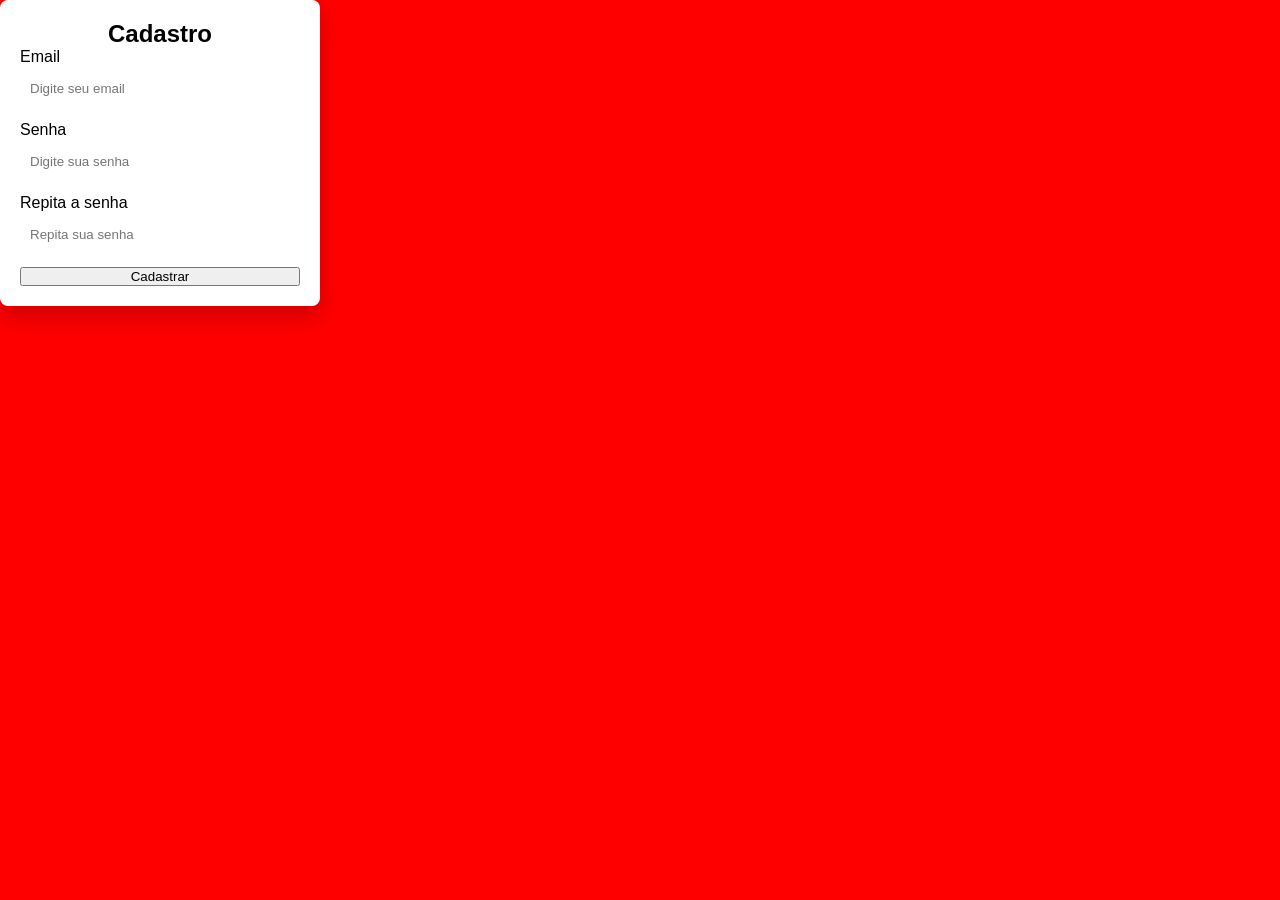
<file: cadastro.html>
<!DOCTYPE html>
<html lang="pt-br">
<head>
    <meta charset="UTF-8">
    <meta name="viewport" content="width=device-width, initial-scale=1.0">
    <title>Cadastro</title>
    <link rel="stylesheet" href="globlal.css">

</head>

<body>
        <div class="centralizar-tela">
            <div class="caixa" style="width:320px">
                <h2 style="text-align:center" ;>Cadastro</h2>

                <form>
                    <div class="grupo-input">
                        <label for="email">Email</label>
                        <input type="email" id="email" placeholder="Digite seu email" required>

                    </div>

                    <div class="grupo-input">
                        <label for="senha">Senha</label>
                        <input type="senha" id="senha" placeholder="Digite sua senha" required>

                    </div>

                    <div class="grupo-input">
                        <label for="senha-rep">Repita a senha</label>
                        <input type="senha=rep" id="senha-rep" placeholder="Repita sua senha" required>

                    </div>

                    <button type="submit" class="botao-primario" style="width: 100%;">
                    Cadastrar
                    </button>
                    
                </form>    
            </div>
        </div> 
</body>
</html>
</file>
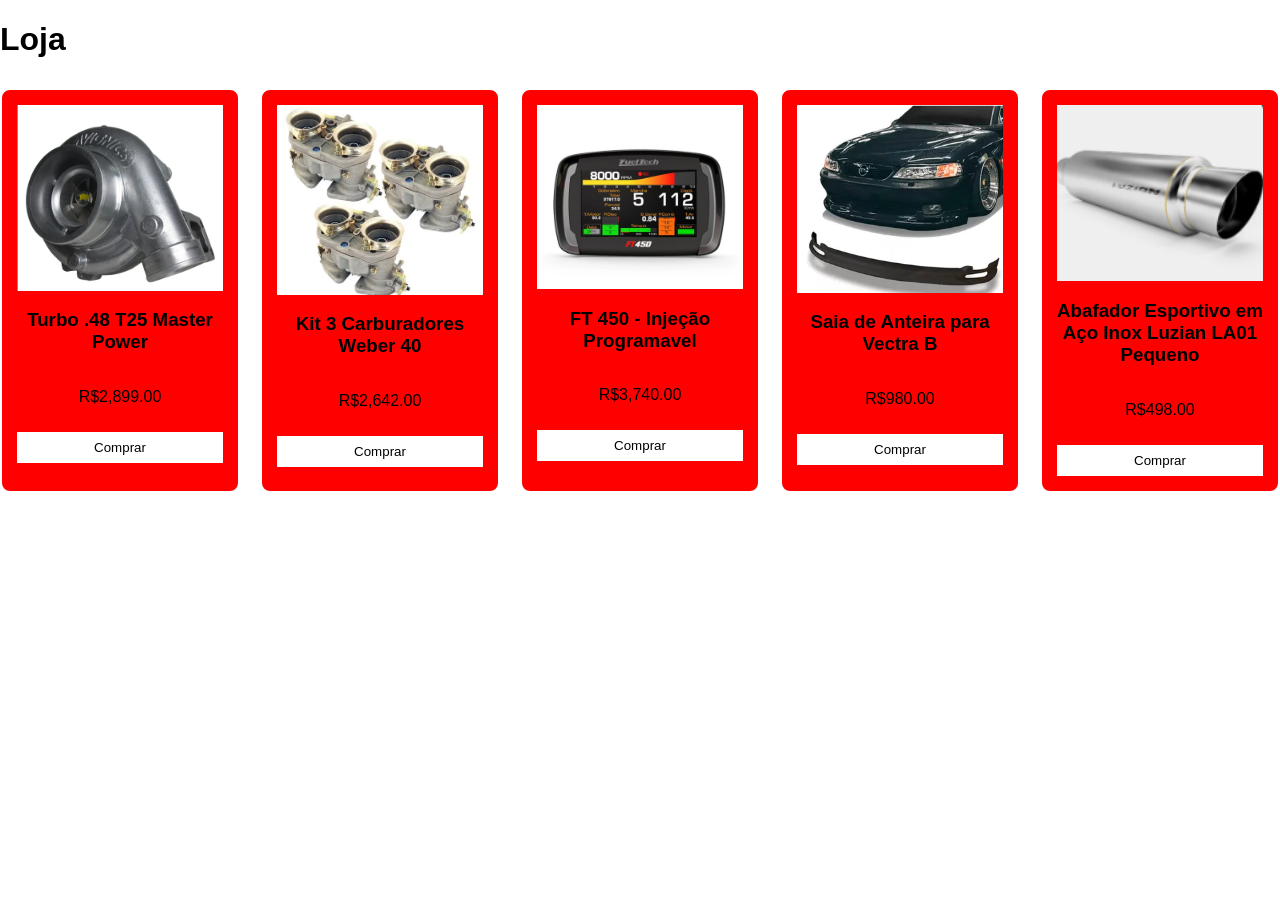
<file: loja.html>
<!DOCTYPE html>
<html lang="pt-br">
<head>
    <meta charset="UTF-8">
    <meta name="viewport" content="width=device-width, initial-scale=1.0">
    <title>Loja</title>
    <link rel="stylesheet" href="loja.css">
</head>
<body>
    <h1>Loja</h1>

    <main>

        <section class="produtos">

            <div class="card">
                <img src="IMG\Turbo .48.png" alt="Turbo .48">
                <h3>Turbo .48 T25 Master Power</h3>
                <p>R$2,899.00</p>
                <button>Comprar</button>
            </div>

            <div class="card">
                <img src="IMG\Carb Weber.png" alt="Weber">
                <h3>Kit 3 Carburadores Weber 40</h3>
                <p>R$2,642.00</p>
                <button>Comprar</button>
            </div>

            <div class="card">
                <img src="IMG\FTL 450.png" alt="FT450">
                <h3>FT 450 - Injeção Programavel</h3>
                <p>R$3,740.00</p>
                <button>Comprar</button>
            </div>

            
            <div class="card">
                <img src="IMG\Saia Vecão.png" alt="Saia Ant">
                <h3>Saia de Anteira para Vectra B</h3>
                <p>R$980.00</p>
                <button>Comprar</button>
            </div>

            <div class="card">
                <img src="IMG\Ponteira.png" alt="Ponteira">
                <h3>Abafador Esportivo em Aço Inox Luzian LA01 Pequeno</h3>
                <p>R$498.00</p>
                <button>Comprar</button>
            </div>

        </section>
    </main>
</body>
</html>
</file>
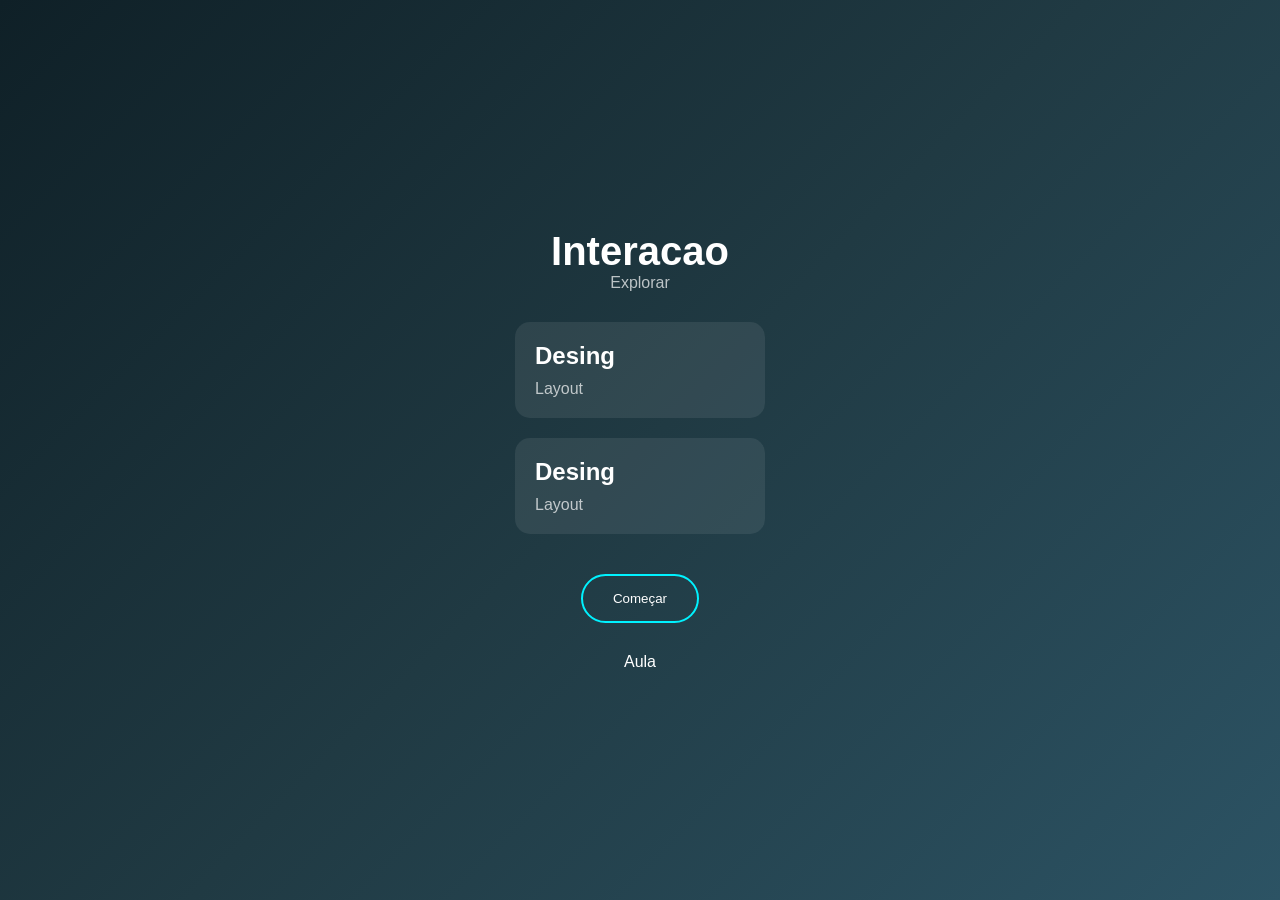
<file: teste.html>
<!DOCTYPE html>
<html lang="pt-br">
<head>
    <meta charset="UTF-8">
    <meta name="viewport" content="width=device-width, initial-scale=1.0">
    <title>Document</title>
    <link rel="stylesheet" href="teste.css">
</head>
<body>
    <div class="container"> 
        <header>
            <h1>Interacao</h1>
            <p>Explorar</p>
        </header>
        <section class="cards">
            <div class="card">
                <h2>Desing</h2>
                <p>Layout</p>
            </div>

            <div class="card">
                <h2>Desing</h2>
                <p>Layout</p>
            </div>
        </section>
        <button class="btn">Começar</button>
        <footer>
            <p>Aula</p>
        </footer>
    </div>
</body>
</html>
</file>
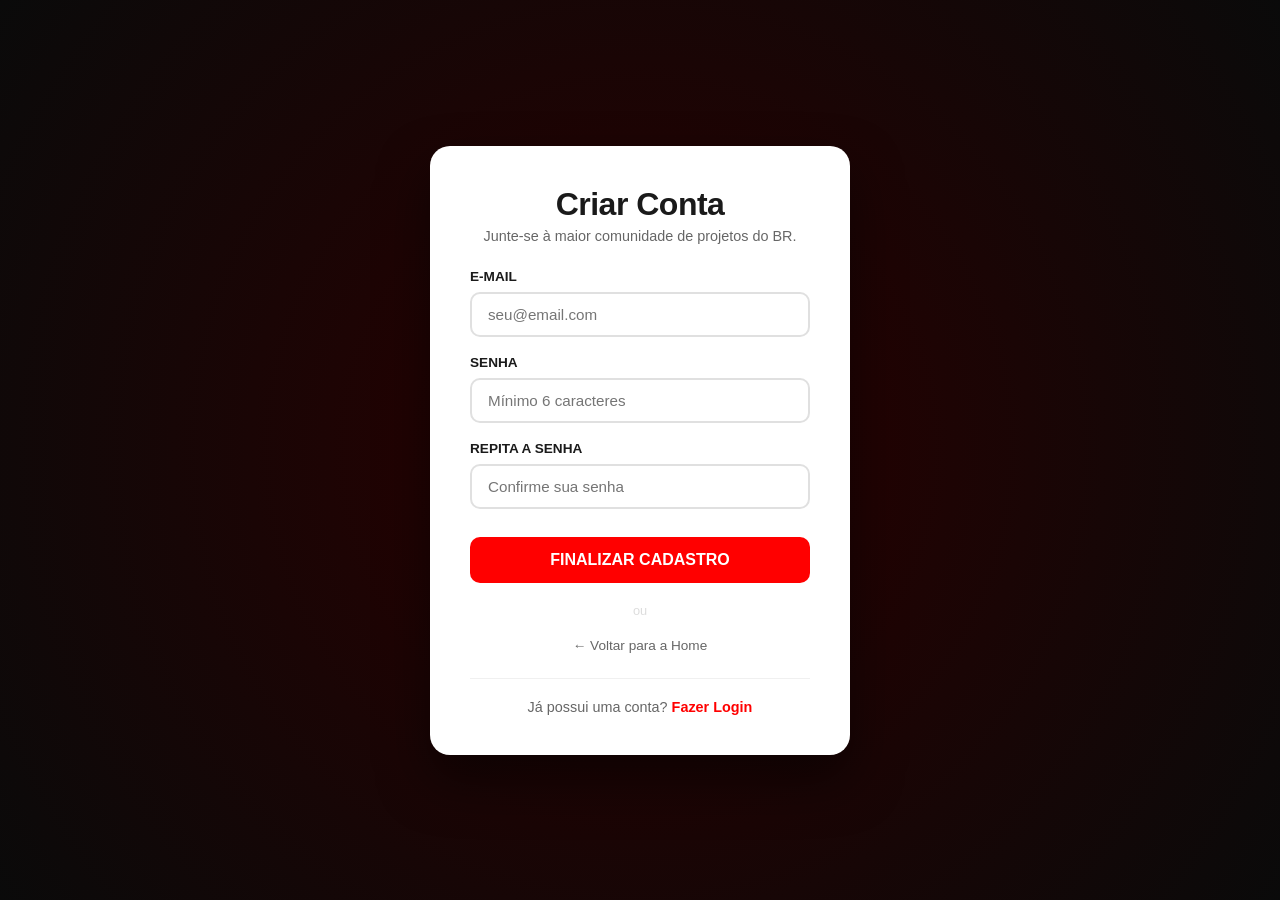
<file: html/cadastro.html>
<!DOCTYPE html>
<html lang="pt-br">
<head>
    <meta charset="UTF-8">
    <meta name="viewport" content="width=device-width, initial-scale=1.0">
    <title>Cadastro | Projetinhos Brasil</title>
    <link rel="stylesheet" href="/css/globlal.css">
</head>
<body>
    <div class="centralizar-tela">
        <div class="caixa">
            <div class="header-caixa">
                <h2>Criar Conta</h2>
                <p>Junte-se à maior comunidade de projetos do BR.</p>
            </div>

            <form>
                <div class="grupo-input">
                    <label for="email">E-mail</label>
                    <input type="email" id="email" placeholder="seu@email.com" required>
                </div>

                <div class="grupo-input">
                    <label for="senha">Senha</label>
                    <input type="password" id="senha" placeholder="Mínimo 6 caracteres" required>
                </div>

                <div class="grupo-input">
                    <label for="senha-rep">Repita a Senha</label>
                    <input type="password" id="senha-rep" placeholder="Confirme sua senha" required>
                </div>

                <button type="submit" class="botao-primario">Finalizar Cadastro</button>

                <div class="divider">ou</div>

                <a href="index.html" class="botao-secundario">
                    ← Voltar para a Home
                </a>
            </form>
            
            <div class="footer-caixa">
                Já possui uma conta? <a href="login.html">Fazer Login</a>
            </div>
        </div>
    </div> 
</body>
</html>
</file>
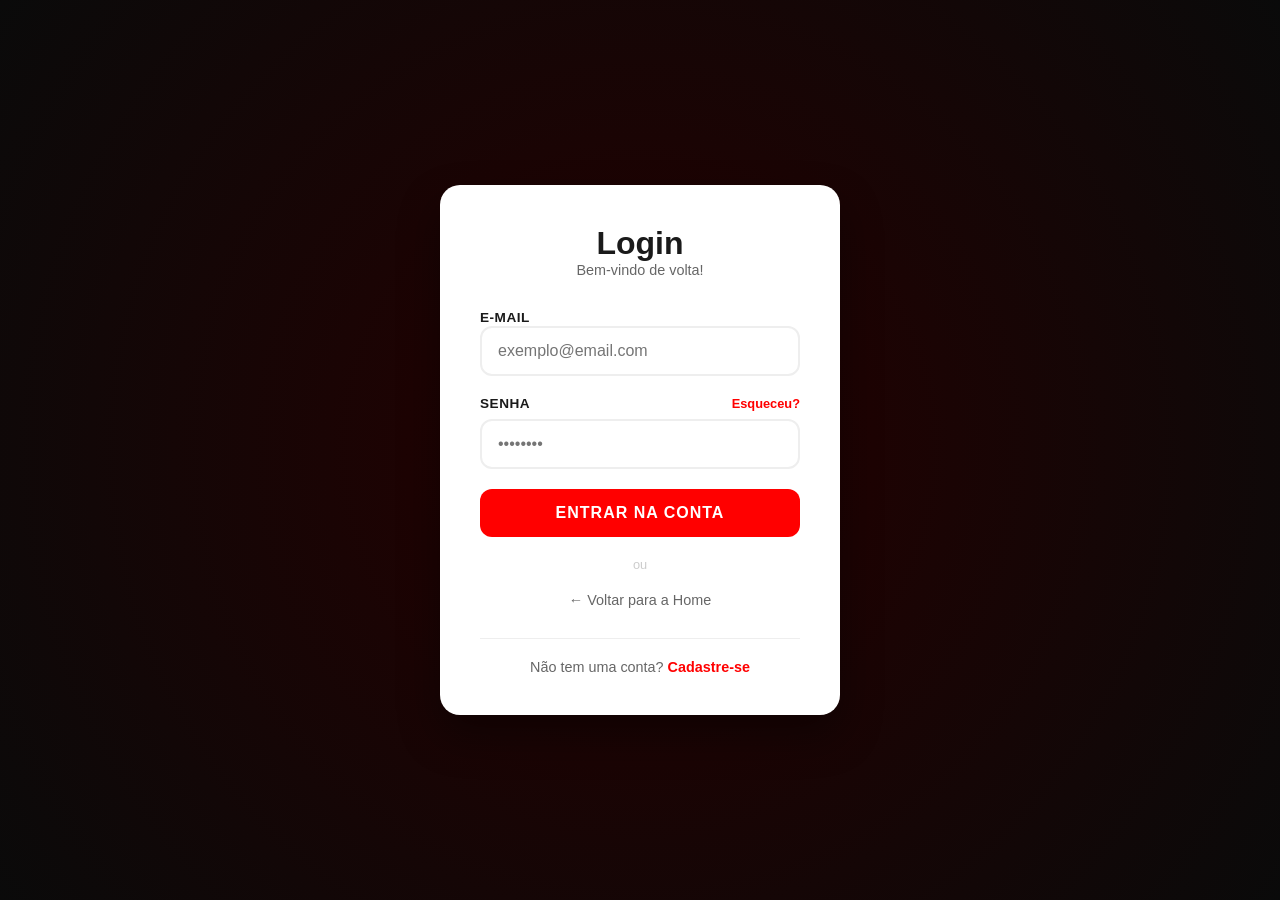
<file: html/login.html>
<!DOCTYPE html>
<html lang="pt-br">
<head>
    <meta charset="UTF-8">
    <meta name="viewport" content="width=device-width, initial-scale=1.0">
    <title>Login | Projetinhos Brasil</title>
    <link rel="stylesheet" href="/css/login.css">
</head>
<body>
    <div class="centralizar-tela">
        <div class="caixa">
            <div class="header-caixa">
                <h2>Login</h2>
                <p>Bem-vindo de volta!</p>
            </div>

            <form>
                <div class="grupo-input">
                    <label for="email">E-mail</label>
                    <input type="email" id="email" placeholder="exemplo@email.com" required>
                </div>

                <div class="grupo-input">
                    <div class="label-row">
                        <label for="senha">Senha</label>
                        <a href="#" class="esqueci-senha">Esqueceu?</a>
                    </div>
                    <input type="password" id="senha" placeholder="••••••••" required>
                </div>

                <button type="submit" class="botao-primario">Entrar na Conta</button>

                <div class="divider">ou</div>

                <a href="index.html" class="botao-secundario">
                    ← Voltar para a Home
                </a>
            </form>
            
            <div class="footer-caixa">
                Não tem uma conta? <a href="cadastro.html">Cadastre-se</a>
            </div>
        </div>
    </div> 
</body>
</html>
</file>
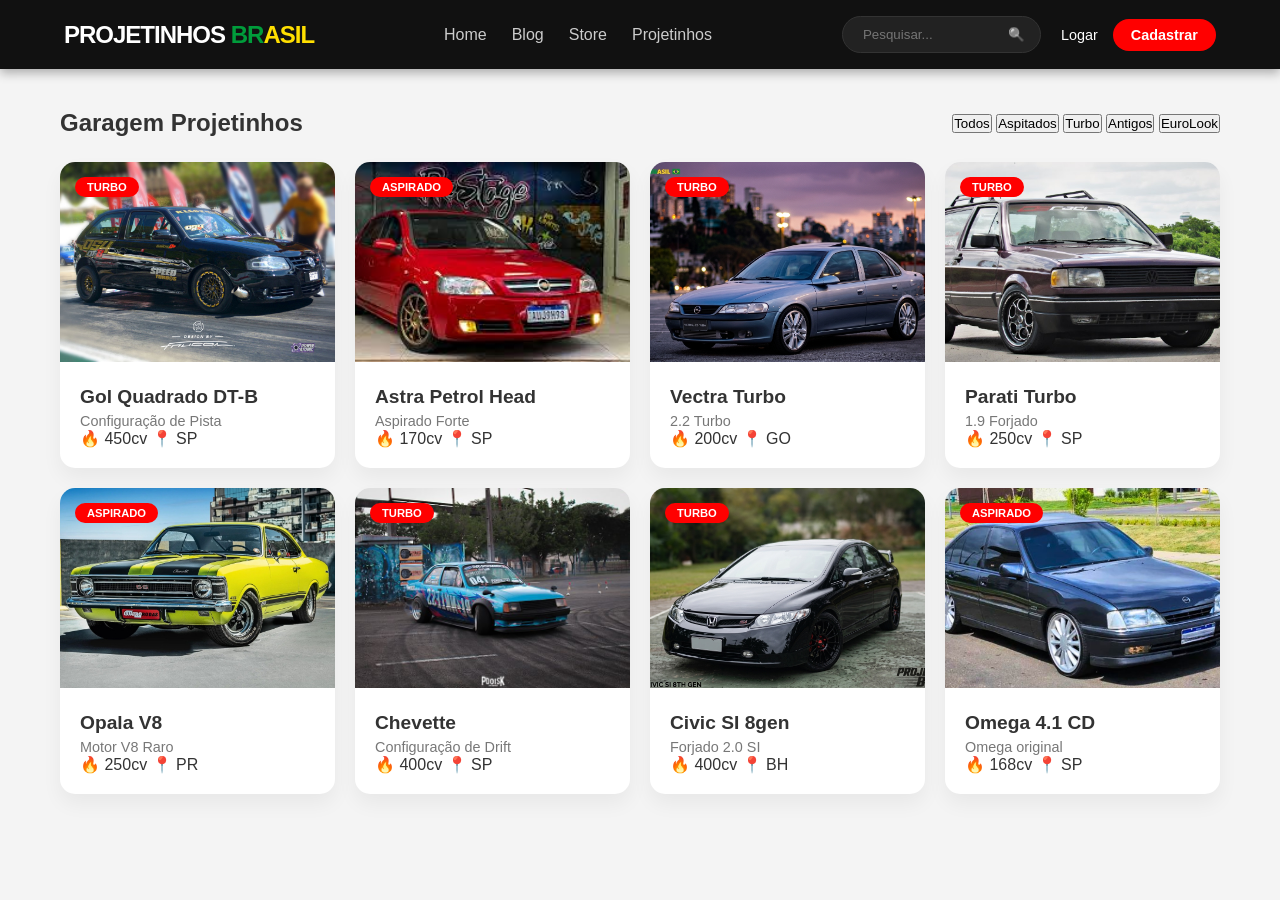
<file: html/projetinhos.html>
<!DOCTYPE html>
<html lang="pt-br">
<head>
    <meta charset="UTF-8">
    <meta name="viewport" content="width=device-width, initial-scale=1.0">
    <title>Projetinhos Brasil</title>
    <link rel="stylesheet" href="/css/style.css">
</head>
<body>

<header class="navbar">
    <div class="logo">
    <h1>Projetinhos <span class="br-green">BR</span><span class="br-yellow">ASIL</span></h1>
</div>

    <nav>
        <ul class="nav-links">
            <li><a href="/html/index.html">Home</a></li>
            <li><a href="/html/blog.html">Blog</a></li>
            <li><a href="/html/loja.html">Store</a></li>
            <li><a href="">Projetinhos</a></li>
        </ul>
    </nav>

    <div class="actions">
        <div class="search-container">
            <input type="text" placeholder="Pesquisar...">
            <button>🔍</button>
        </div>
        <div class="auth-buttons">
            <a href="/html/login.html" class="btn-login">Logar</a>
            <a href="/html/cadastro.html" class="btn-cadastro">Cadastrar</a>
        </div>
    </div>
</header>
<main class="container">
    <div class="section-header">
        <h2>Garagem Projetinhos</h2>

        <div class="filters">
            <button class="filter-btn active">Todos</button>
            <button class="filter-btn">Aspitados</button>
            <button class="filter-btn">Turbo</button>
            <button class="filter-btn">Antigos</button>
            <button class="filter-btn">EuroLook</button>
        </div>
    </div>

    <div class="card-grid">

        <div class="card">
            <div class="badge">Turbo</div>
            <img src="/img/GOLDTB.jpg" alt="Projeto">
            <div class="card-info">
                <h3>Gol Quadrado DT-B</h3>
                <p>Configuração de Pista</p>
                <div class="card-stats">
                    <span>🔥 450cv</span>
                    <span>📍 SP</span>
                </div>
            </div>
        </div>

        <div class="card">
            <div class="badge">Aspirado</div>
            <img src="/img/ASTRA PETROL.jfif" alt="Projeto">
            <div class="card-info">
                <h3>Astra Petrol Head</h3>
                <p>Aspirado Forte</p>
                <div class="card-stats">
                    <span>🔥 170cv</span>
                    <span>📍 SP</span>
                </div>
            </div>
        </div>

        <div class="card">
            <div class="badge">Turbo</div>
            <img src="/img/VECTRAO.png" alt="Projeto">
            <div class="card-info">
                <h3>Vectra Turbo</h3>
                <p>2.2 Turbo</p>
                <div class="card-stats">
                    <span>🔥 200cv</span>
                    <span>📍 GO</span>
                </div>
            </div>
        </div>

        <div class="card">
            <div class="badge">Turbo</div>
            <img src="/img/PARATITURBO.JPG" alt="Projeto">
            <div class="card-info">
                <h3>Parati Turbo</h3>
                <p>1.9 Forjado</p>
                <div class="card-stats">
                    <span>🔥 250cv</span>
                    <span>📍 SP</span>
                </div>
            </div>
        </div>

        <div class="card">
            <div class="badge">Aspirado</div>
            <img src="/img/OpalaV8.jfif" alt="Projeto">
            <div class="card-info">
                <h3>Opala V8</h3>
                <p>Motor V8 Raro</p>
                <div class="card-stats">
                    <span>🔥 250cv</span>
                    <span>📍 PR</span>
                </div>
            </div>
        </div>

        <div class="card">
            <div class="badge">Turbo</div>
            <img src="/img/CHEVETTEDEDRIFT.jpg" alt="Projeto">
            <div class="card-info">
                <h3>Chevette</h3>
                <p>Configuração de Drift</p>
                <div class="card-stats">
                    <span>🔥 400cv</span>
                    <span>📍 SP</span>
                </div>
            </div>
        </div>

        <div class="card">
            <div class="badge">Turbo</div>
            <img src="/img/CIVICSI.png" alt="Projeto">
            <div class="card-info">
                <h3>Civic SI 8gen</h3>
                <p>Forjado 2.0 SI</p>
                <div class="card-stats">
                    <span>🔥 400cv</span>
                    <span>📍 BH</span>
                </div>
            </div>
        </div>

        <div class="card">
            <div class="badge">Aspirado</div>
            <img src="/img/OMEGATURBO.jpg" alt="Projeto">
            <div class="card-info">
                <h3>Omega 4.1 CD</h3>
                <p>Omega original</p>
                <div class="card-stats">
                    <span>🔥 168cv</span>
                    <span>📍 SP</span>
                </div>
            </div>
        </div>
    </div>
</main>
</file>
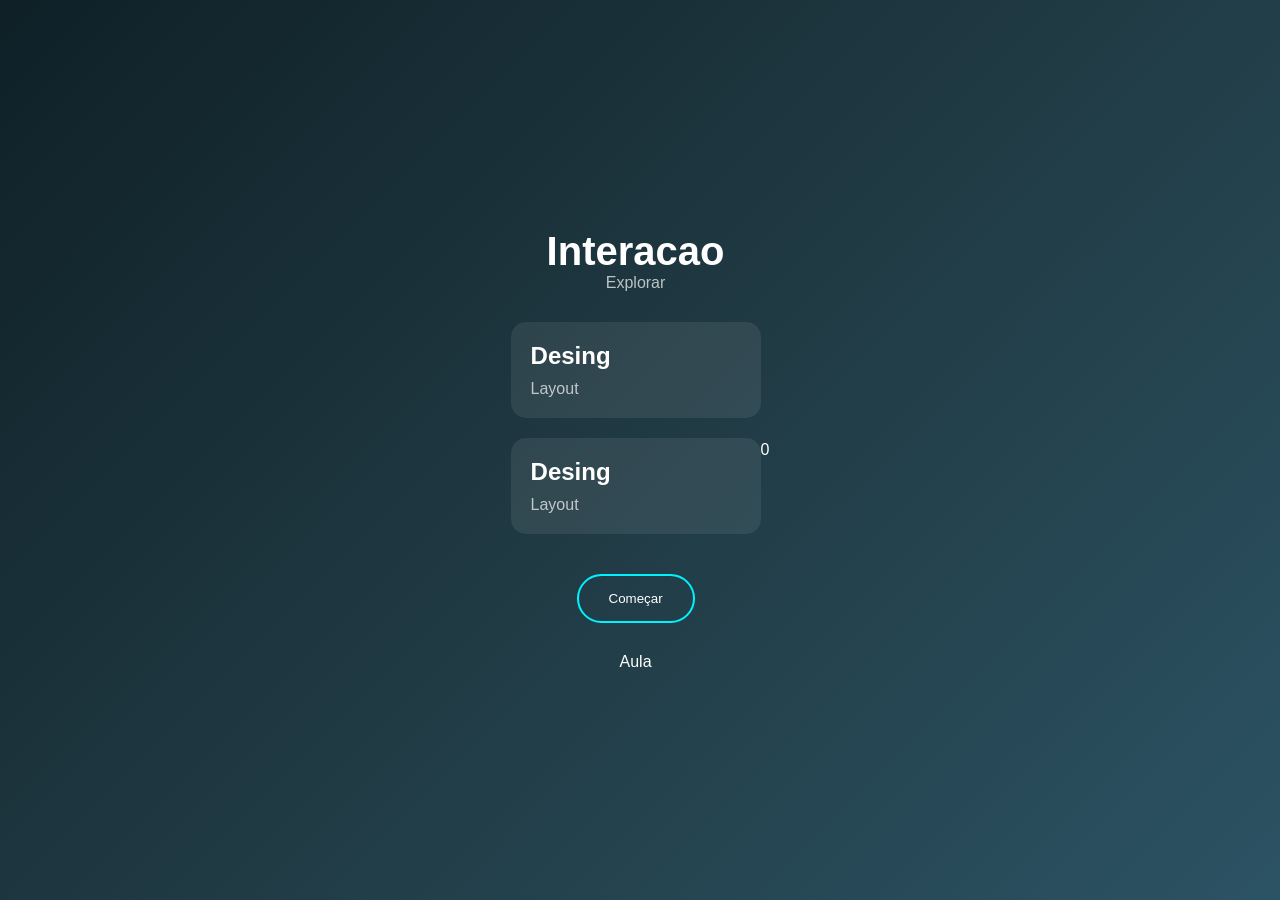
<file: html/teste.html>
<!DOCTYPE html>
<html lang="pt-br">
<head>
    <meta charset="UTF-8">
    <meta name="viewport" content="width=device-width, initial-scale=1.0">
    <title>Document</title>
    <link rel="stylesheet" href="../css/teste.css">
</head>
<body>
    <div class="container"> 
        <header>
            <h1>Interacao</h1>
            <p>Explorar</p>
        </header>
        <section class="cards">
            <div class="card">
                <h2>Desing</h2>
                <p>Layout</p>
            </div>

            <div class="card">
                <h2>Desing</h2>
                <p>Layout</p>
            </div>
        </section>
        <button class="btn">Começar</button>
        <footer>
            <p>Aula</p>
        </footer>
    </div>0
</body>
</html>
</file>
<file: globlal.css>
*{
    margin:0;
    padding:0;
    box-sizing: border-box;
}

body{
    font-family: Arial, Helvetica, sans-serif;
    background-color: red;
    color: black;
}
.caixa{

    background-color: white;
    padding: 20px;
    border-radius: 8px;
    box-shadow: 0 10px 25px rgba(0, 0, 0, 0.2);
}

.grupo-input{
    margin-bottom: 15px;

}

.grupo-input label{
    display: block;
    margin-bottom: 5px;

}

.grupo-input input{
    width: 100%;
    padding: 10px;
    border: 1px silver;
    border-radius: 15px;
    outline: none;
    transition: 0.2s;
}

.grupo-input:focus{
    border-color: grey;
}

.input-erro{
    border-color: green;
}

.input-sucesso{
    border-color: red;
}
</file>
<file: loja.css>
body{
    font-family: Arial, Helvetica, sans-serif;
    margin: 0;
    background-color: white;
}

header{
    background-color: red;
    color: red;
    text-align: center;
    padding: 15px;
}

.produtos{

    display: flex;
    justify-content: center;
    gap: 20px;
    margin-top: 30px;
}

.card {
    background-color: red;
    padding: 15px;
    border-radius: 10px;
    border: 2px solid white;
    width: 250px;
    text-align: center;
    overflow: hidden; 
    display: flex;
    flex-direction: column;
}

.card-img {
    width: 100%;
    height: 180px;
    background-color: white;
    border-radius: 8px;
    margin-bottom: 15px;
    
    /* ADICIONE ESTAS LINHAS SE FOR UMA TAG <img> */
    object-fit: cover; /* Faz a imagem preencher o espaço sem distorcer */
    display: block;    /* Remove espaços extras na base da imagem */
}

button{

    background-color: white;
    color: black;
    border:none;
    padding: 8px;
    cursor: pointer;
    margin-top: 10px;
}

button:hover{
    background-color: red;
}
</file>
<file: teste.css>
*{
    margin: 0;
    padding: 0;
    box-sizing: border-box;
    font-family: Arial, sans-serif;
}

body {
    height: 100vh;
    background: linear-gradient(135deg, #0f2027, #203a43,  #2c5364);
    display: flex;
    justify-content: center;
    align-items: center;
    color: white;
}

.conteiner {
width: 90%;
max-width: 1100px;
padding: 30px;
border-radius: 20px;
background: rgba(255, 255, 255, 0.05);
backdrop-filter: blur(15px);
box-shadow: 0 0 40px rgba(0, 0, 0, 0.5);

}

header {
    text-align: center;
    margin-bottom: 30px;
}

header h1 {
    font-size: 2.5rem;

}

header p {
    opacity: 0.7;
}

.cards {
    display: grid;
    grid-template-columns: repeat(auto-fit, minmax(250px, 1fr));
    gap: 20px;
}

.card {
    padding: 20px;
    border-radius: 15px;
    background: rgba(255, 255, 255, 0.08);
    transition: 0.3s;
    cursor: pointer;
}

.card:hover {
    transform: translateY(-10px) scale(1.02);
}

.card h2 {
    margin-bottom: 10px;
}

.card p {
    opacity: 0.7;
}

.btn {
    display: block;
    margin: 40px auto 0;
    padding: 15px 30px;
    border-radius: 50px;
    border: 2px solid #00f2ff;
    background: transparent;
    color: white;
    cursor: pointer;
    transition: 0.3s;
}

.btn:hover {
    background: #00f2ff;
    color: black;
    box-shadow: 0 0 20px #00f2ff;

}

footer {
    text-align: center;
    margin-top: 30px;
    opacity: 0.5s;
}
</file>
<file: css/globlal.css>
:root {
    --primary: #ff0000;
    --dark-bg: #121212;
    --card-bg: #ffffff;
    --text-main: #1a1a1a;
    --text-soft: #666;
    --input-border: #e0e0e0;
}

* {
    margin: 0;
    padding: 0;
    box-sizing: border-box;
    font-family: 'Inter', 'Segoe UI', sans-serif;
}

body {
    /* Mesmo fundo radial do login para manter a identidade */
    background: radial-gradient(circle at center, #2a0000 0%, #0a0a0a 100%);
    height: 100vh;
    display: flex;
    justify-content: center;
    align-items: center;
}

.centralizar-tela {
    width: 100%;
    display: flex;
    justify-content: center;
    padding: 20px;
}

.caixa {
    background-color: var(--card-bg);
    padding: 40px;
    border-radius: 20px;
    box-shadow: 0 25px 50px rgba(0, 0, 0, 0.5);
    width: 100%;
    max-width: 420px; /* Um pouco mais largo para acomodar os campos */
    animation: slideUp 0.6s ease-out;
}

@keyframes slideUp {
    from { opacity: 0; transform: translateY(30px); }
    to { opacity: 1; transform: translateY(0); }
}

.header-caixa {
    text-align: center;
    margin-bottom: 25px;
}

.header-caixa h2 {
    font-size: 2rem;
    color: var(--text-main);
    font-weight: 850;
    letter-spacing: -0.5px;
}

.header-caixa p {
    color: var(--text-soft);
    font-size: 0.9rem;
    margin-top: 5px;
}

.grupo-input {
    margin-bottom: 18px;
}

.grupo-input label {
    display: block;
    margin-bottom: 8px;
    font-size: 0.85rem;
    font-weight: 700;
    color: var(--text-main);
    text-transform: uppercase;
}

.grupo-input input {
    width: 100%;
    padding: 12px 16px;
    border: 2px solid var(--input-border);
    border-radius: 10px;
    outline: none;
    transition: all 0.3s ease;
    font-size: 0.95rem;
}

.grupo-input input:focus {
    border-color: var(--primary);
    background-color: #fffafa;
    box-shadow: 0 0 0 4px rgba(255, 0, 0, 0.1);
}

.botao-primario {
    width: 100%;
    padding: 14px;
    background-color: var(--primary);
    color: white;
    border: none;
    border-radius: 10px;
    font-size: 1rem;
    font-weight: bold;
    cursor: pointer;
    transition: all 0.3s cubic-bezier(0.175, 0.885, 0.32, 1.275);
    text-transform: uppercase;
    margin-top: 10px;
}

.botao-primario:hover {
    background-color: #cc0000;
    transform: scale(1.02);
    box-shadow: 0 8px 20px rgba(255, 0, 0, 0.3);
}

.divider {
    text-align: center;
    margin: 20px 0;
    color: #ddd;
    font-size: 0.8rem;
    position: relative;
}

.botao-secundario {
    display: block;
    text-align: center;
    text-decoration: none;
    color: var(--text-soft);
    font-size: 0.85rem;
    transition: 0.3s;
}

.botao-secundario:hover {
    color: var(--primary);
}

.footer-caixa {
    margin-top: 25px;
    text-align: center;
    font-size: 0.9rem;
    color: var(--text-soft);
    border-top: 1px solid #f0f0f0;
    padding-top: 20px;
}

.footer-caixa a {
    color: var(--primary);
    text-decoration: none;
    font-weight: bold;
}

.footer-caixa a:hover {
    text-decoration: underline;
}
</file>
<file: css/login.css>
:root {
    --primary: #ff0000;
    --dark-bg: #121212;
    --card-bg: #ffffff;
    --text-main: #1a1a1a;
    --text-soft: #666;
}

* {
    margin: 0;
    padding: 0;
    box-sizing: border-box;
    font-family: 'Inter', 'Segoe UI', sans-serif;
}

body {
    /* Gradiente escuro com toque de vermelho para um ar mais 'automotivo' */
    background: radial-gradient(circle at center, #250000 0%, #0a0a0a 100%);
    height: 100vh;
    display: flex;
    justify-content: center;
    align-items: center;
}

.centralizar-tela {
    width: 100%;
    display: flex;
    justify-content: center;
    padding: 20px;
}

.caixa {
    background-color: var(--card-bg);
    padding: 40px;
    border-radius: 20px;
    box-shadow: 0 20px 40px rgba(0, 0, 0, 0.4);
    width: 100%;
    max-width: 400px;
    animation: fadeIn 0.5s ease-out;
}

@keyframes fadeIn {
    from { opacity: 0; transform: translateY(20px); }
    to { opacity: 1; transform: translateY(0); }
}

.header-caixa {
    text-align: center;
    margin-bottom: 30px;
}

.header-caixa h2 {
    font-size: 2rem;
    color: var(--text-main);
    font-weight: 800;
}

.header-caixa p {
    color: var(--text-soft);
    font-size: 0.9rem;
}

.grupo-input {
    margin-bottom: 20px;
}

.label-row {
    display: flex;
    justify-content: space-between;
    align-items: center;
    margin-bottom: 8px;
}

.grupo-input label {
    font-size: 0.85rem;
    font-weight: 700;
    color: var(--text-main);
    text-transform: uppercase;
    letter-spacing: 0.5px;
}

.esqueci-senha {
    font-size: 0.8rem;
    color: var(--primary);
    text-decoration: none;
    font-weight: 600;
}

.grupo-input input {
    width: 100%;
    padding: 14px 16px;
    border: 2px solid #eee;
    border-radius: 12px;
    outline: none;
    transition: all 0.3s ease;
    font-size: 1rem;
}

.grupo-input input:focus {
    border-color: var(--primary);
    background-color: #fff8f8;
}

.botao-primario {
    width: 100%;
    padding: 15px;
    background-color: var(--primary);
    color: white;
    border: none;
    border-radius: 12px;
    font-size: 1rem;
    font-weight: bold;
    cursor: pointer;
    transition: all 0.3s ease;
    text-transform: uppercase;
    letter-spacing: 1px;
}

.botao-primario:hover {
    background-color: #cc0000;
    transform: translateY(-2px);
    box-shadow: 0 5px 15px rgba(255, 0, 0, 0.3);
}

.divider {
    text-align: center;
    margin: 20px 0;
    color: #ccc;
    font-size: 0.8rem;
    position: relative;
}

.botao-secundario {
    display: block;
    text-align: center;
    text-decoration: none;
    color: var(--text-soft);
    font-size: 0.9rem;
    font-weight: 500;
    transition: 0.2s;
}

.botao-secundario:hover {
    color: var(--text-main);
}

.footer-caixa {
    margin-top: 30px;
    text-align: center;
    font-size: 0.9rem;
    color: var(--text-soft);
    border-top: 1px solid #eee;
    padding-top: 20px;
}

.footer-caixa a {
    color: var(--primary);
    text-decoration: none;
    font-weight: bold;
}
</file>
<file: css/style.css>
:root {
    --primary: #ff0000;
    --dark: #111;
    --light-grey: #f4f4f4;
    --text-dark: #333;
    --transition: 0.3s ease;
}

* {
    margin: 0;
    padding: 0;
    box-sizing: border-box;
    font-family: 'Inter', 'Segoe UI', sans-serif;
}

body {
    background-color: var(--light-grey);
    color: var(--text-dark);
}

.navbar {
    display: flex;
    justify-content: space-between;
    align-items: center;
    background: var(--dark);
    color: white;
    padding: 1rem 5%;
    position: sticky;
    top: 0;
    z-index: 1000;
    box-shadow: 0 4px 10px rgba(0,0,0,0.3);
}

.logo h1 {
    font-size: 1.5rem;
    font-weight: 800;
    text-transform: uppercase;
    letter-spacing: -1px;
}

.logo .br-green {
    color: #009c3b; 
}

.logo .br-yellow {
    color: #ffdf00; 
}

.nav-links {
    display: flex;
    gap: 25px;
    list-style: none;
}

.nav-links a {
    text-decoration: none;
    color: #ccc;
    font-weight: 500;
    transition: var(--transition);
}

.nav-links a:hover {
    color: var(--primary);
}
.actions {
    display: flex;
    align-items: center;
    gap: 20px;
}

.search-container {
    display: flex;
    background: #222;
    border-radius: 20px;
    padding: 5px 15px;
    border: 1px solid #333;
}

.search-container input {
    background: transparent;
    border: none;
    color: white;
    outline: none;
    padding: 5px;
    width: 150px;
}

.search-container button {
    background: transparent;
    border: none;
    cursor: pointer;
    filter: grayscale(1);
}

.auth-buttons {
    display: flex;
    gap: 15px;
    align-items: center;
}

.btn-login {
    color: white;
    text-decoration: none;
    font-size: 0.9rem;
}

.btn-cadastro {
    background: var(--primary);
    color: white;
    text-decoration: none;
    padding: 8px 18px;
    border-radius: 20px;
    font-weight: 600;
    transition: var(--transition);
    font-size: 0.9rem;
}

.btn-cadastro:hover {
    transform: scale(1.05);
    filter: brightness(1.2);
}

.container {
    max-width: 1200px;
    margin: 40px auto;
    padding: 0 20px;
}

.section-header {
    display: flex;
    justify-content: space-between;
    align-items: center;
    margin-bottom: 25px;
}

.content-section h2 {
    border-left: 6px solid var(--primary);
    padding-left: 15px;
    font-size: 1.8rem;
}

.ver-mais {
    color: var(--primary);
    text-decoration: none;
    font-weight: bold;
    font-size: 0.9rem;
}

.card-grid {
    display: grid;
    grid-template-columns: repeat(auto-fill, minmax(280px, 1fr));
    gap: 30px;
}

.card {
    background: white;
    border-radius: 15px;
    overflow: hidden;
    box-shadow: 0 10px 20px rgba(0,0,0,0.05);
    transition: var(--transition);
    position: relative;
    cursor: pointer;
}

.card:hover {
    transform: translateY(-10px);
    box-shadow: 0 15px 30px rgba(0,0,0,0.15);
}

.badge {
    position: absolute;
    top: 15px;
    left: 15px;
    background: var(--primary);
    color: white;
    padding: 4px 12px;
    border-radius: 20px;
    font-size: 0.7rem;
    font-weight: bold;
    text-transform: uppercase;
}

.card img {
    width: 100%;
    height: 200px;
    object-fit: cover;
}

.card-info {
    padding: 20px;
}

.card h3 {
    margin-bottom: 5px;
    font-size: 1.2rem;
}

.card p {
    color: #777;
    font-size: 0.9rem;
}

/* Novo Layout em Colunas */
.main-layout {
    display: flex;
    gap: 40px;
    align-items: flex-start;
}

.main-content {
    flex: 3; /* Ocupa 75% do espaço */
}

.sidebar {
    flex: 1; /* Ocupa 25% do espaço (Preenche o vazio) */
    position: sticky;
    top: 100px; /* Gruda no topo ao rolar */
}

/* Estilização da Sidebar */
.sidebar-box {
    background: white;
    padding: 20px;
    border-radius: 15px;
    box-shadow: 0 10px 20px rgba(0,0,0,0.05);
    margin-bottom: 20px;
}

.sidebar-box h3 {
    font-size: 1.1rem;
    margin-bottom: 15px;
    border-bottom: 2px solid var(--primary);
    display: inline-block;
}

.sidebar-box ul {
    list-style: none;
}

.sidebar-box li {
    margin-bottom: 12px;
    border-bottom: 1px solid #eee;
    padding-bottom: 8px;
}

.sidebar-box a {
    text-decoration: none;
    color: var(--text-dark);
    font-size: 0.9rem;
    font-weight: 500;
    transition: 0.3s;
}

.sidebar-box a:hover {
    color: var(--primary);
}

.sidebar-ad {
    background: var(--dark);
    color: white;
    height: 250px;
    display: flex;
    align-items: center;
    justify-content: center;
    border-radius: 15px;
    text-align: center;
    padding: 20px;
    font-weight: bold;
    border: 2px dashed var(--primary);
}

.card-grid {
    display: grid;
    grid-template-columns: repeat(auto-fit, minmax(250px, 1fr));
    gap: 20px;
}

@media (max-width: 900px) {
    .main-layout {
        flex-direction: column;
    }
    .sidebar {
        width: 100%;
    }
}
</file>
<file: css/teste.css>
*{
    margin: 0;
    padding: 0;
    box-sizing: border-box;
    font-family: Arial, sans-serif;
}

body {
    height: 100vh;
    background: linear-gradient(135deg, #0f2027, #203a43,  #2c5364);
    display: flex;
    justify-content: center;
    align-items: center;
    color: white;
}

.conteiner {
width: 90%;
max-width: 1100px;
padding: 30px;
border-radius: 20px;
background: rgba(255, 255, 255, 0.05);
backdrop-filter: blur(15px);
box-shadow: 0 0 40px rgba(0, 0, 0, 0.5);

}

header {
    text-align: center;
    margin-bottom: 30px;
}

header h1 {
    font-size: 2.5rem;

}

header p {
    opacity: 0.7;
}

.cards {
    display: grid;
    grid-template-columns: repeat(auto-fit, minmax(250px, 1fr));
    gap: 20px;
}

.card {
    padding: 20px;
    border-radius: 15px;
    background: rgba(255, 255, 255, 0.08);
    transition: 0.3s;
    cursor: pointer;
}

.card:hover {
    transform: translateY(-10px) scale(1.02);
}

.card h2 {
    margin-bottom: 10px;
}

.card p {
    opacity: 0.7;
}

.btn {
    display: block;
    margin: 40px auto 0;
    padding: 15px 30px;
    border-radius: 50px;
    border: 2px solid #00f2ff;
    background: transparent;
    color: white;
    cursor: pointer;
    transition: 0.3s;
}

.btn:hover {
    background: #00f2ff;
    color: black;
    box-shadow: 0 0 20px #00f2ff;

}

footer {
    text-align: center;
    margin-top: 30px;
    opacity: 0.5s;
}
</file>
